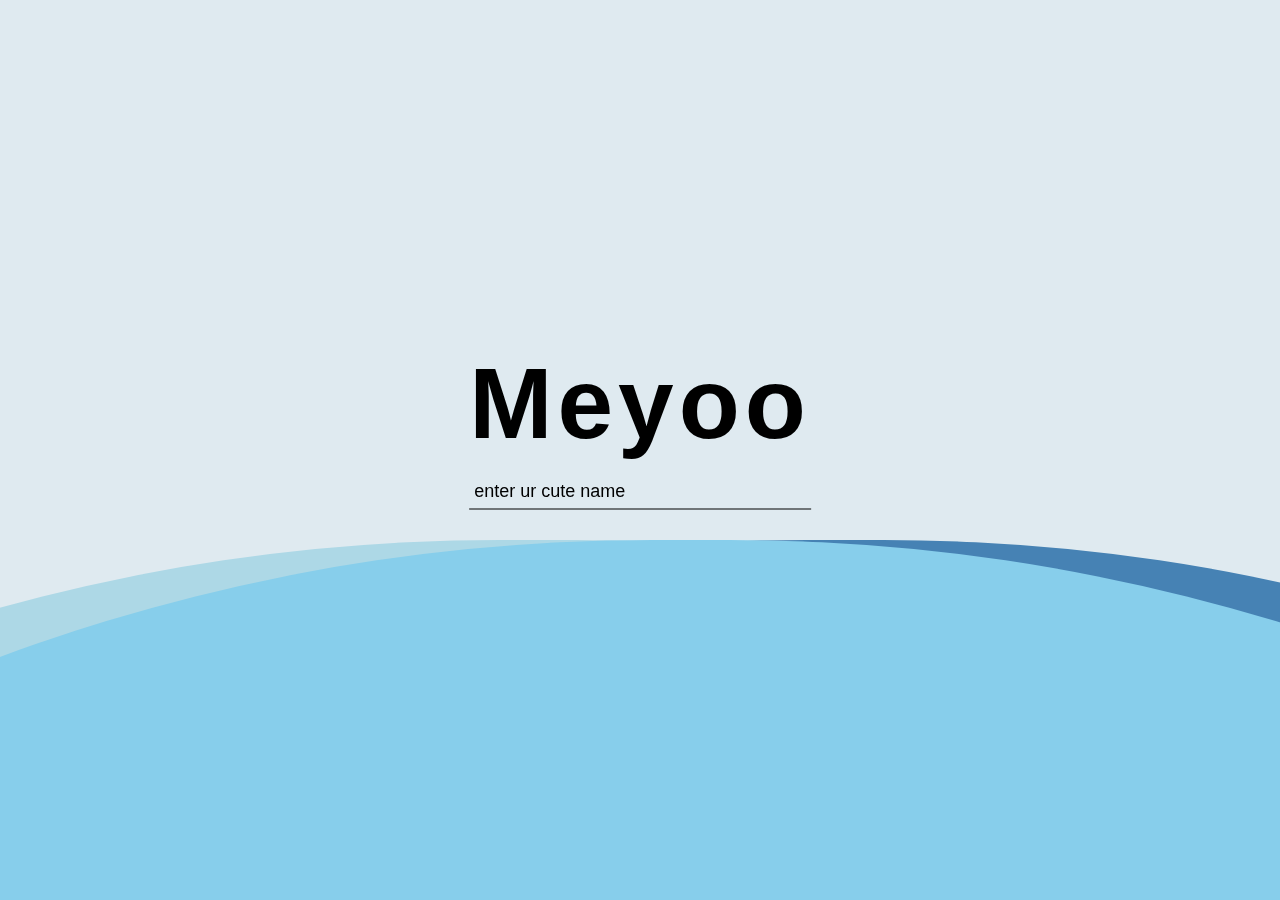
<file: index.html>
<!DOCTYPE html>
<html lang="en">
<head>
    <link rel="stylesheet" href="style.css">
    <title>Meyoo</title>
    <link rel="preconnect" href="https://fonts.googleapis.com">
    <link rel="preconnect" href="https://fonts.gstatic.com" crossorigin>
    <link href="https://fonts.googleapis.com/css2?family=Barlow+Condensed&display=swap" rel="stylesheet">

    <link rel="preconnect" href="https://fonts.googleapis.com">
    <link rel="preconnect" href="https://fonts.gstatic.com" crossorigin>
    <link href="https://fonts.googleapis.com/css2?family=Montserrat&display=swap" rel="stylesheet">
</head>
<body>
    <div class="wrapper">
        <!-- Wave bg -->
        <div class="wave-container">
          <div class="wave -one"></div>
          <div class="wave -two"></div>
          <div class="wave -three"></div>
        </div>
        <div class="container">
            <form id="usernameForm" action="newhomepage.html" method="GET">
                <h1>Meyoo</h1>
                <div class="group">
                    <input type="text" id="username" required>
                    <span class="highlight"></span>
                    <span class="bar"></span>
                    <label>enter ur cute name</label>
                </div>
            </form>
        </div>

        <script>
            document.getElementById('usernameForm').addEventListener('submit', function(event) {
                event.preventDefault(); // Prevent the default form submission
                const username = document.getElementById('username').value;
                sessionStorage.setItem('username', username);
                window.location.href = "newhomepage.html";
            });
        </script>
    </div>
</body>
</html>
</file>
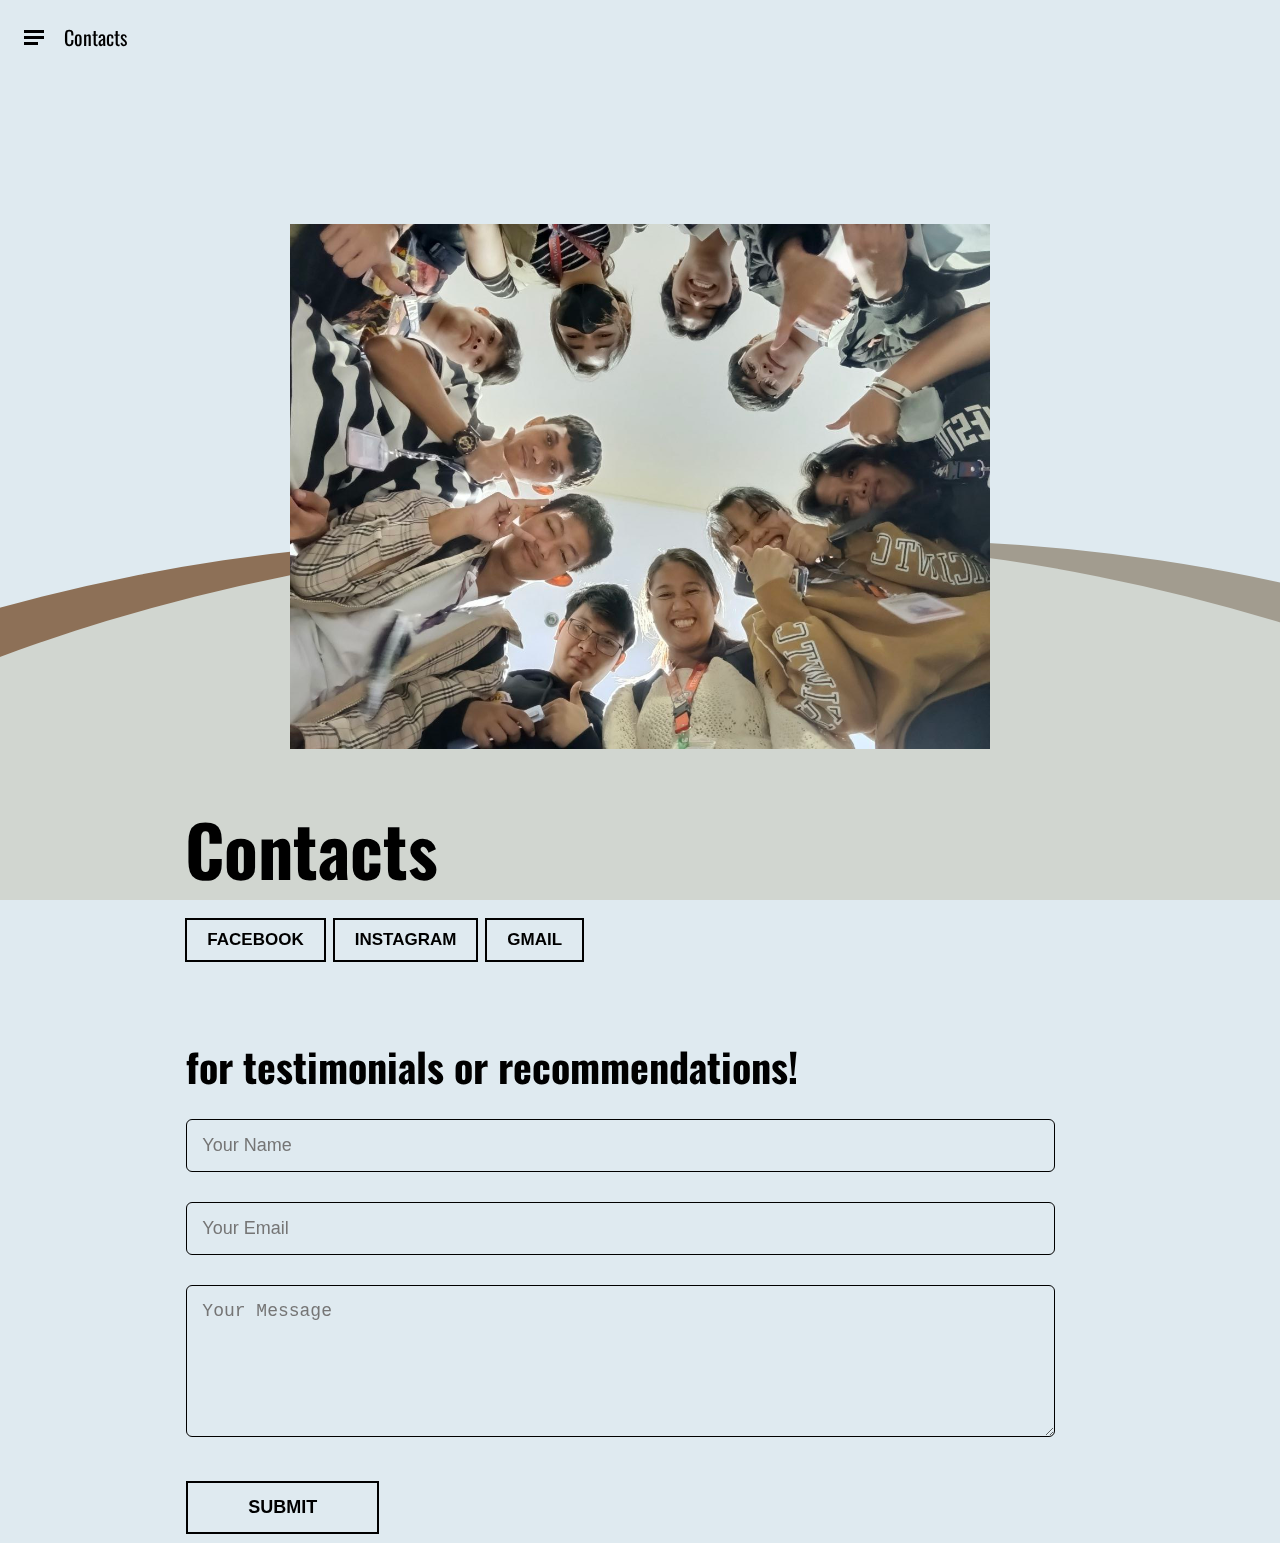
<file: newcontacts.html>
<!DOCTYPE html>
<html lang="en">
<head>
    <meta charset="UTF-8">
    <meta name="viewport" content="width=device-width, initial-scale=1.0">
    <link rel="stylesheet" href="newcontacts.css">
    <link rel="stylesheet" href="utils.css">
    <title>Contacts</title>
</head>
<body>

    <div class="wrapper">
        
        <!-- Wave bg -->
        <div class="wave-container">
          <div class="wave -one"></div>
          <div class="wave -two"></div>
          <div class="wave -three"></div>
        </div>
    
        <!-- Home Page -->
        <div class="text-wrap">
            <div class="header-text">
              <div class="me-wrapper">
                <img src="images/CONTACTS.jpg" alt="" class="me-img">
              </div>
              <div class="text container">
                <h1>Contacts</h1>
                <button class="btn"><a href="https://web.facebook.com/angelo.edwards.05" target="_blank">FACEBOOK</a></button>
                <button class="btn"><a href="https://www.instagram.com/ang3ioo/" target="_blank">INSTAGRAM</a></button>
                <button class="btn"><a href="mailto:rillortaangelo1@gmail.com" target="_blank">GMAIL</a></button>
              </div>
              <div class="MessageMe container">
                <form name="submit-to-google-sheet">
                    <h2>for testimonials or recommendations!</h2>
                    <input type="text" name="Name" placeholder="Your Name" required>
                    <input type="email" name="Email" placeholder="Your Email" required>
                    <textarea name="Message" rows="6" placeholder="Your Message"></textarea>
                    <button type="Submit" class="btn">Submit</button>
                    <span id="msg"></span>
                </form>
            </div>
            </div>
          </div>
        <!-- Header -->
        <div class="header">
          <div class="burger-wrapper">
            <div class="burger"></div>
          </div>
          <div class="logo-text">Contacts</div>
        </div>
    
        <!-- Navigation -->
        <div class="nav">
          <ul class="nav_main">
            <li><a class="nav_link" href="newhomepage.html">Home</a></li>
            <li><a class="nav_link" href="profile.html">Profile</a></li>
            <li><a class="nav_link" href="newportfolio.html">Porfolio</a></li>
          </ul>
          <div class="nav_divider"></div>
          <ul class="nav_sub">
                <li><a class="nav_link" href="newcontacts.html">Contacts</a></li>
          </ul>
          </div>
        </div>
    <script>
        const scriptURL = 'https://script.google.com/macros/s/AKfycbxK1eawUldKhU_0a00Mw0T9syc0BZrIUpL6GEDJYGQow_9C7m5fIJd9xZelGuNpOiMX/exec'
        const form = document.forms['submit-to-google-sheet']
        const msg = document.getElementById("msg")
      
        form.addEventListener('submit', e => {
          e.preventDefault()
          fetch(scriptURL, { method: 'POST', body: new FormData(form)})
            .then(response => {
                msg.innerHTML ="Successful message delivery!"
                setTimeout(function(){
                    msg.innerHTML = ""
                },5000)
                form.reset()
            })
            .catch(error => console.error('Error!', error.message))
        })
  document.addEventListener('DOMContentLoaded', function () {
  const burger = document.querySelector('.burger-wrapper');
  const nav = document.querySelector('.nav');

  burger.addEventListener('click', function (event) {
    event.stopPropagation(); // Prevent the click event from reaching the document

    nav.classList.toggle('active');
    nav.classList.toggle('slide-in-left');
  });

  document.addEventListener('click', function (event) {
    if (!nav.contains(event.target) && nav.classList.contains('active')) {
      // Close the navigation menu if a click occurs outside of it
      nav.classList.remove('active');
      nav.classList.remove('slide-in-left');
    }
  });
});
    </script>
</body>
</html>
</file>
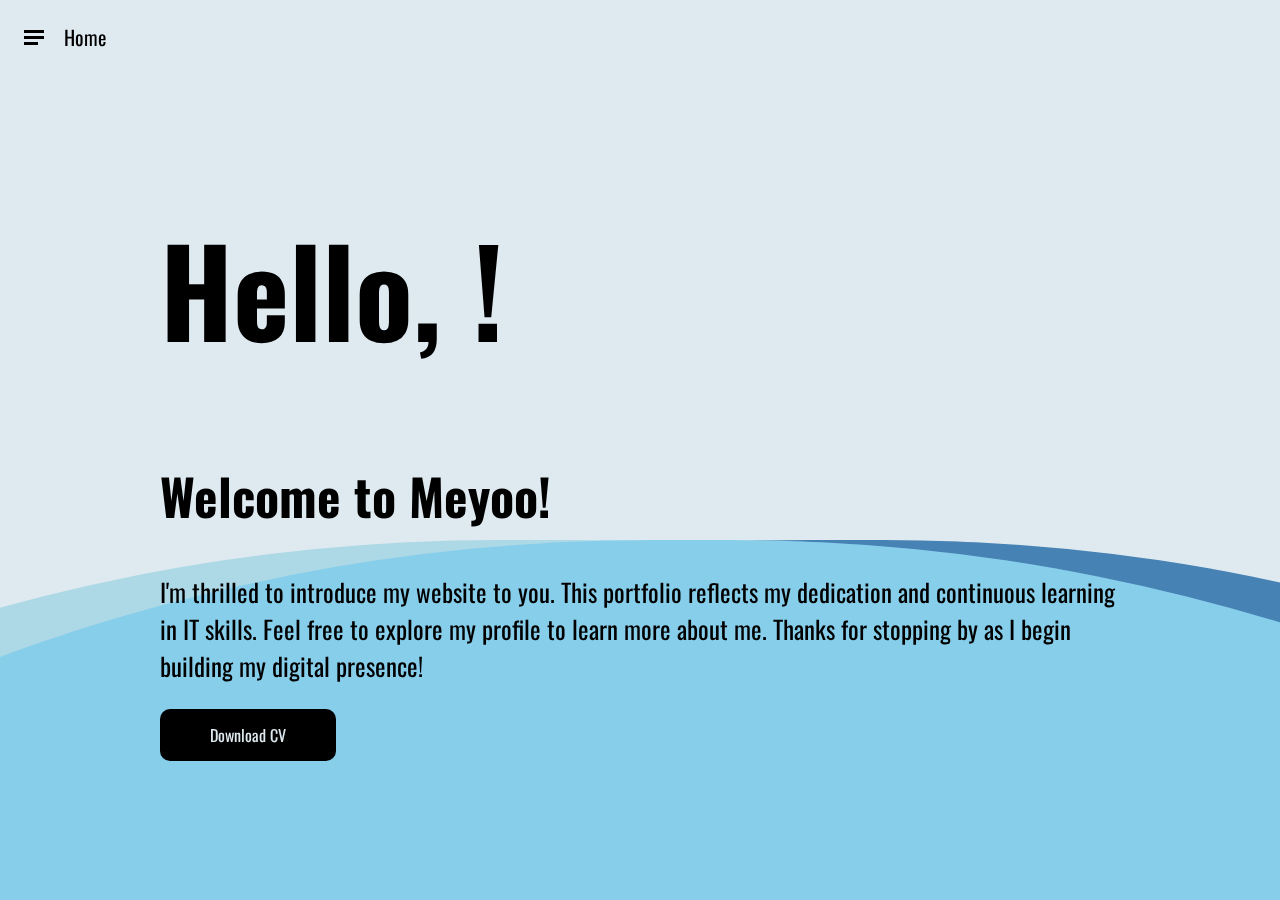
<file: newhomepage.html>
<!DOCTYPE html>
<html lang="en">

<head>
  <meta charset="UTF-8">
  <meta name="viewport" content="width=device-width, initial-scale=1.0">
  <link rel="stylesheet" href="newhomepageStyle.css">
  <link rel="stylesheet" href="utils.css">
  <title>homepage</title>
</head>

<body>
  <div class="wrapper">
    <!-- Wave bg -->
    <div class="wave-container">
      <div class="wave -one"></div>
      <div class="wave -two"></div>
      <div class="wave -three"></div>
    </div>

    <!-- Home Page -->
    <div class="text-wrap">
      <div class="text container">
        <h1>Hello, <span id="greetingUsername"></span>!</h1>
        <h2>Welcome to Meyoo!</h2>
        <p>I'm thrilled to introduce my website to you. This portfolio reflects my dedication
         and continuous learning in IT skills. Feel free to explore my profile to learn more
        about me. Thanks for stopping by as I begin building my digital presence!</p>
        <a href="angelo-rillorta.pdf"class="btn" download>Download CV</a>
      </div>
    </div>
    
    <!-- Header -->
    <div class="header">
      <div class="burger-wrapper">
        <div class="burger"></div>
      </div>
      <div class="logo-text">Home</div>
    </div>

    <!-- Navigation -->
    <div class="nav ">
      <ul class="nav_main">
        <li><a class="nav_link" href="newhomepage.html">Home</a></li>
        <li><a class="nav_link" href="profile.html">Profile</a></li>
        <li><a class="nav_link" href="newportfolio.html">Porfolio</a></li>
      </ul>
      <div class="nav_divider"></div>
      <ul class="nav_sub">
            <li><a class="nav_link" href="newcontacts.html">Contacts</a></li>
      </ul>
      </div>
    </div>
    <script>
      // Get the username from sessionStorage
      const username = sessionStorage.getItem('username');
    
      // Update the greeting with the username
      document.getElementById('greetingUsername').innerText = username;
      
      document.addEventListener('DOMContentLoaded', function () {
        const burger = document.querySelector('.burger-wrapper');
        const nav = document.querySelector('.nav');
    
        burger.addEventListener('click', function (event) {
          event.stopPropagation(); // Prevent the click event from reaching the document
    
          nav.classList.toggle('active');
          nav.classList.toggle('slide-in-left'); // Add or remove slide-in-left class
        });
    
        document.addEventListener('click', function (event) {
          if (!nav.contains(event.target) && nav.classList.contains('active')) {
            // Close the navigation menu if a click occurs outside of it
            nav.classList.remove('active');
            nav.classList.remove('slide-in-left'); // Remove slide-in-left class
          }
        });
      });
    </script>
  </script>
</body>

</html>
</file>
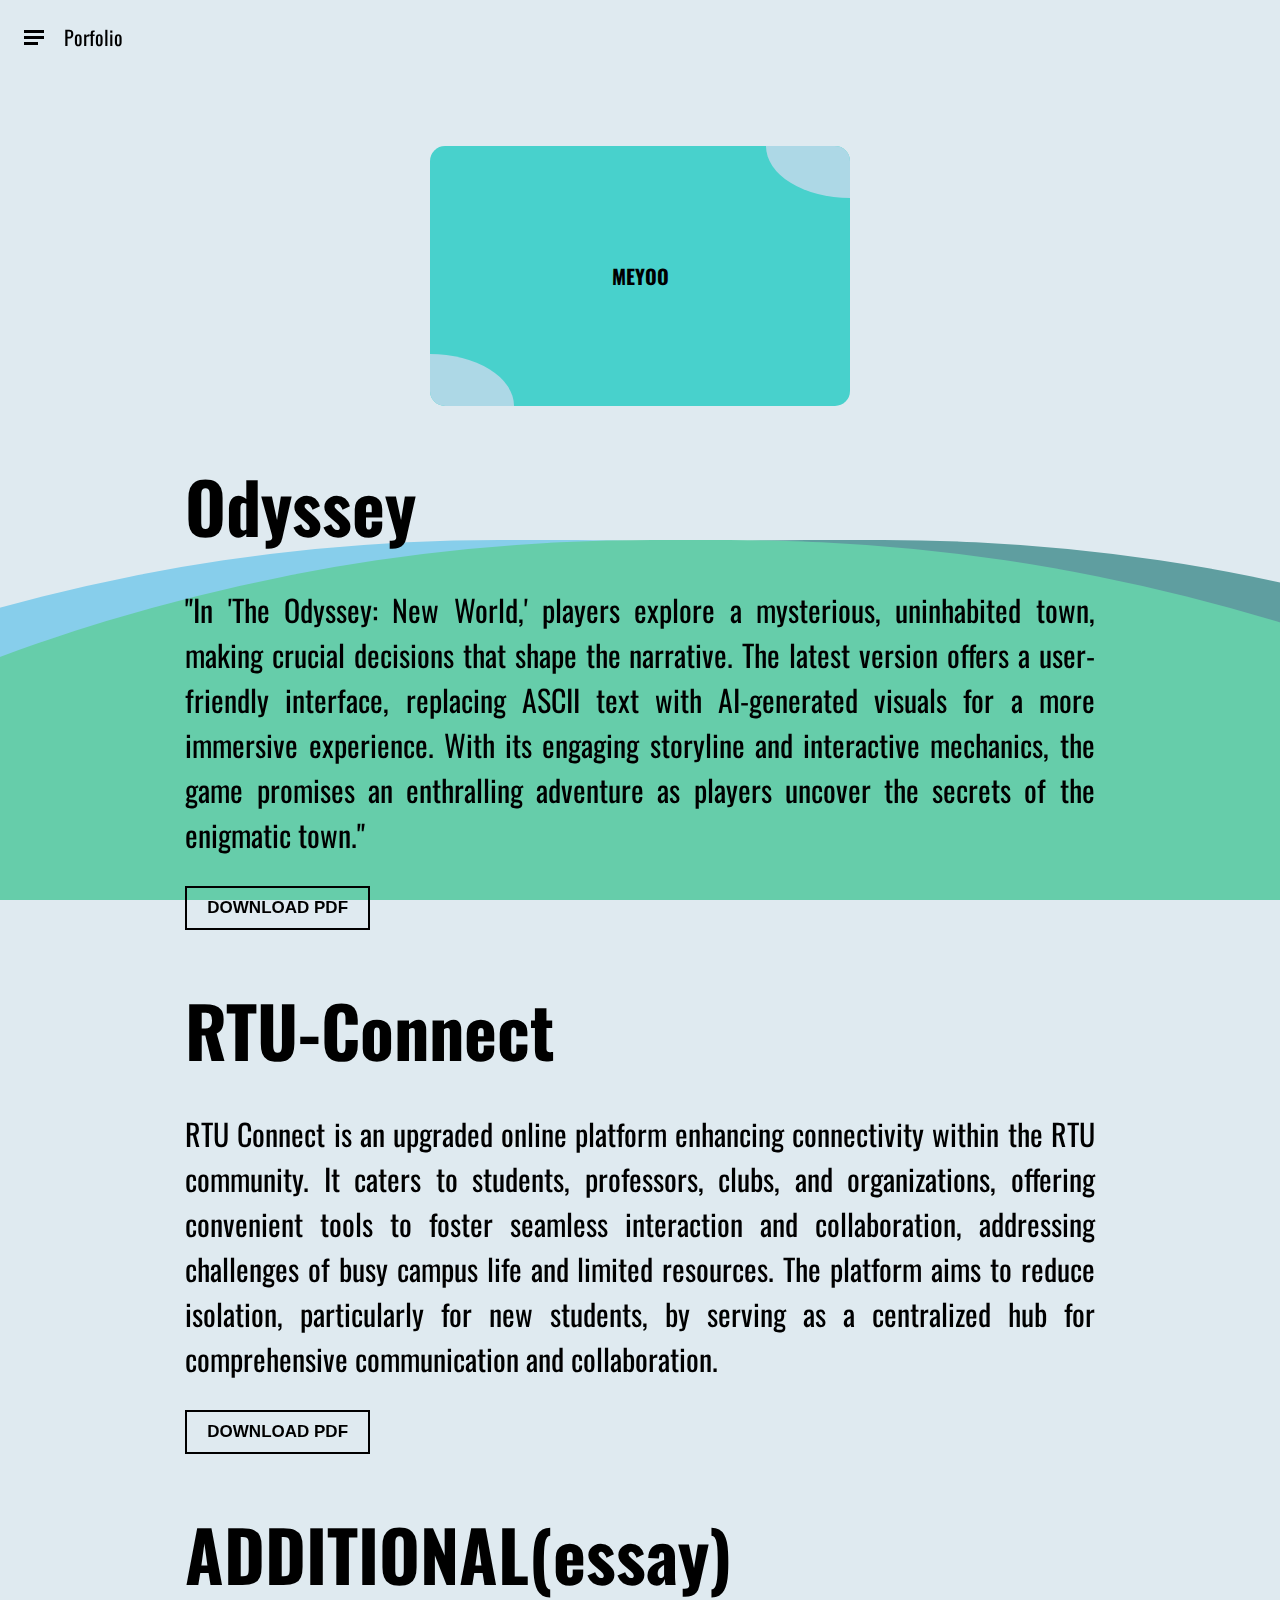
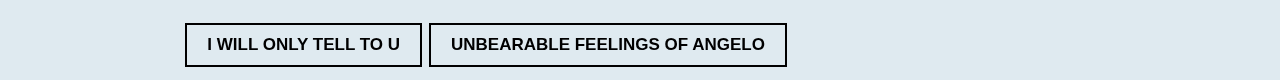
<file: newportfolio.html>
<!DOCTYPE html>
<html lang="en">
<head>
    <meta charset="UTF-8">
    <meta name="viewport" content="width=device-width, initial-scale=1.0">
    <link rel="stylesheet" href="newportfolio.css">
    <link rel="stylesheet" href="utils.css">
    <title>Porfolio</title>
</head>
<body>

    <div class="wrappe"> 
        <!-- Wave bg -->
        <div class="wave-container">
          <div class="wave -one"></div>
          <div class="wave -two"></div>
          <div class="wave -three"></div>
        </div>
    
        <!-- Home Page -->
        <div class="text-wrap">
            <div class="header-text">
              <div class="me-wrapper">
                  <div class="card">MEYOO</div>
              </div>
              <div class="text container">
                <h1>Odyssey</h1>
                <p>"In 'The Odyssey: New World,' players explore a mysterious, uninhabited town, making crucial decisions that shape the narrative. The latest version offers a user-friendly interface, replacing ASCII text with AI-generated visuals for a more immersive experience. With its engaging storyline and interactive mechanics, the game promises an enthralling adventure as players uncover the secrets of the enigmatic town."</p>
                <button class="btn" onclick="window.location.href='newportfolio.html'">
                  <a href="images/Group4_ITC_FINAL_PROJECT.pdf" download>Download pdf</a>
              </button>                
            </div>     
              <div class="text container">
                <h1>RTU-Connect</h1>
                <p>RTU Connect is an upgraded online platform enhancing connectivity within the RTU community. It caters to students, professors, clubs, and organizations, offering convenient tools to foster seamless interaction and collaboration, addressing challenges of busy campus life and limited resources. The platform aims to reduce isolation, particularly for new students, by serving as a centralized hub for comprehensive communication and collaboration.</p>
                <button class="btn" onclick="window.location.href='newportfolio.html'">
                  <a href="images/layout (PC).pdf" download>Download pdf</a>
              </button>                
            </div>            
              <div class="text container">
                <h1>ADDITIONAL(essay)</h1>
                <button class="btn" onclick="window.location.href= 'newportfolio.html' ">
                  <a href="images/I will only tell to u.pdf" download>I will only tell to u</a>
              </button>  
              <button class="btn" onclick="window.location.href='newportfolio.html'">
                <a href="images/Unbearable feelings of Angelo.pdf" download>Unbearable feelings of Angelo</a>
            </button>
              </div>
            </div>
          </div>
        <!-- Header -->
        <div class="header">
          <div class="burger-wrapper">
            <div class="burger"></div>
          </div>
          <div class="logo-text">Porfolio</div>
        </div>
    
        <!-- Navigation -->
        <div class="nav">
          <ul class="nav_main">
            <li><a class="nav_link" href="newhomepage.html">Home</a></li>
            <li><a class="nav_link" href="profile.html">Profile</a></li>
            <li><a class="nav_link" href="newportfolio.html">Porfolio</a></li>
          </ul>
          <div class="nav_divider"></div>
          <ul class="nav_sub">
                <li><a class="nav_link" href="newcontacts.html">Contacts</a></li>
          </ul>
          </div>
        </div>
        <script>
          document.addEventListener('DOMContentLoaded', function () {
            const burger = document.querySelector('.burger-wrapper');
            const nav = document.querySelector('.nav');
            const card = document.querySelector('.card');
        
            burger.addEventListener('click', function (event) {
              event.stopPropagation();
              nav.classList.toggle('active');
              nav.classList.toggle('slide-in-left');
            });
        
            document.addEventListener('click', function (event) {
              if (!nav.contains(event.target) && nav.classList.contains('active')) {
                nav.classList.remove('active');
                nav.classList.remove('slide-in-left');
              }
            });
        
            card.addEventListener('click', function () {
              const windowWidth = window.innerWidth;
        
              if (windowWidth <= 600) {
                // Toggle between "Meyoo" and "Project" content
                const cardContent = card.textContent.trim().toLowerCase();
                card.textContent = cardContent === 'meyoo' ? 'Project' : 'Meyoo';
              }
            });
          });
        </script>        
</body>
</html>
</file>
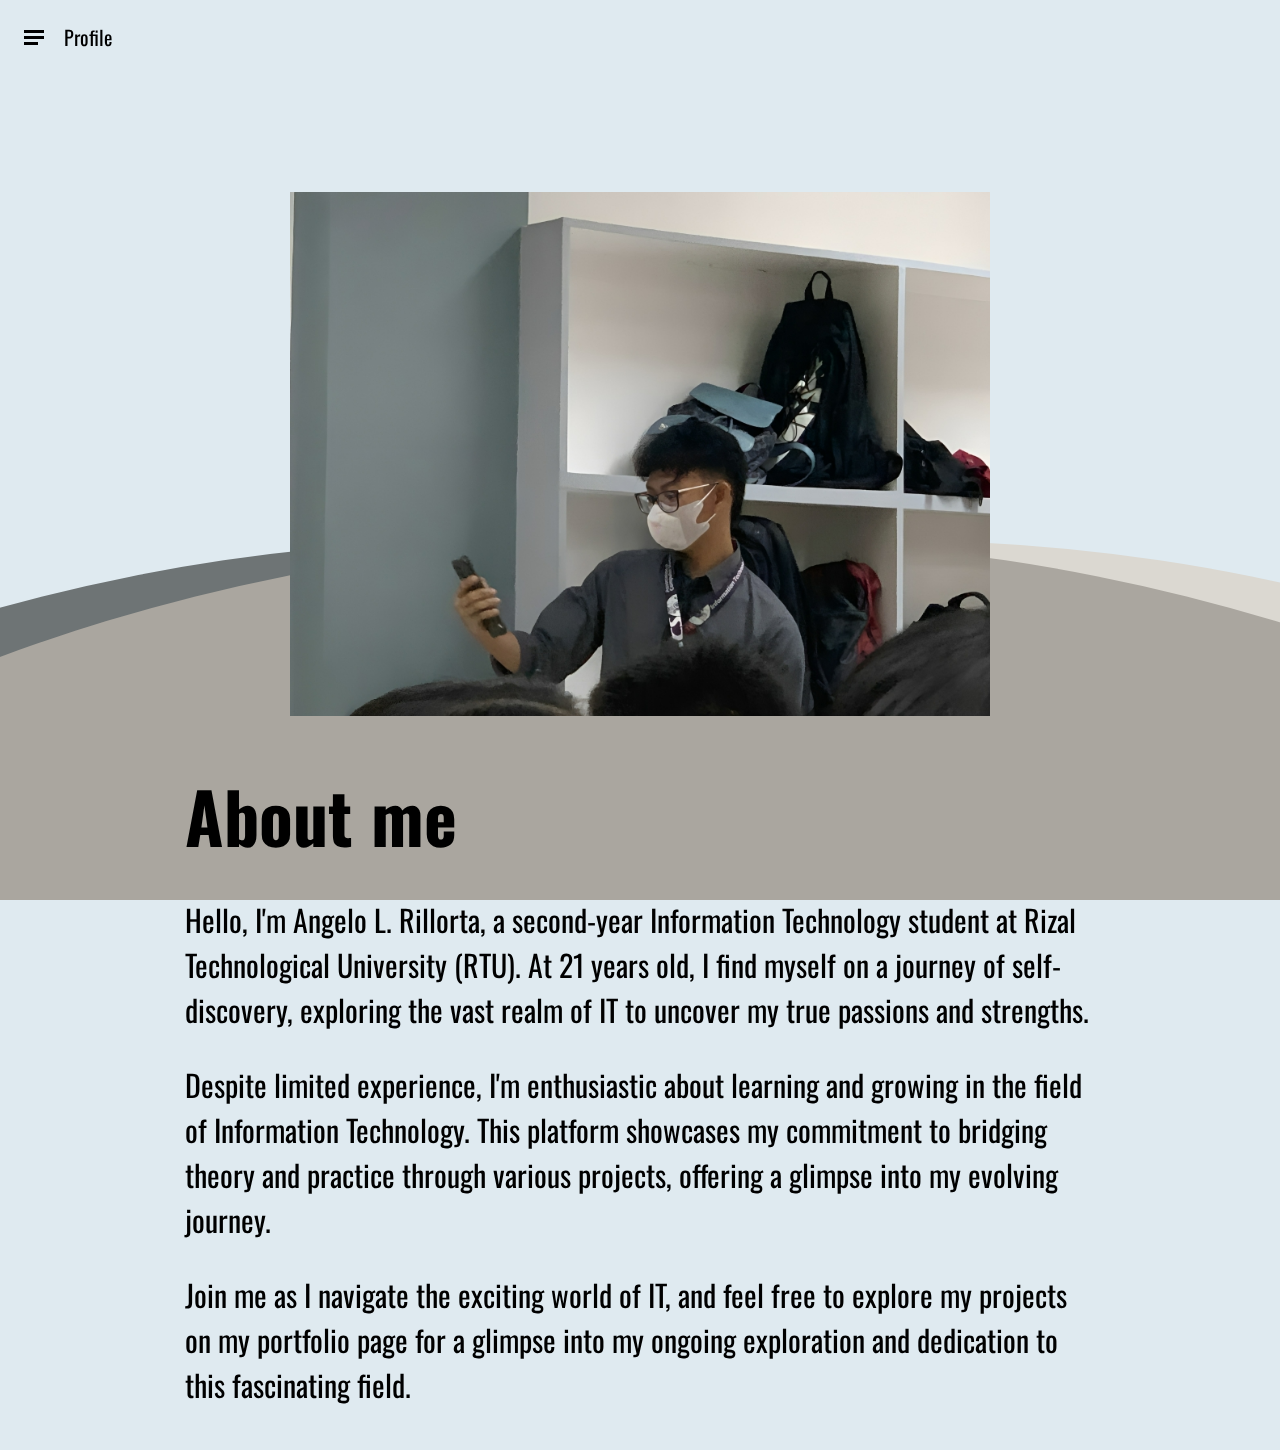
<file: profile.html>
<!DOCTYPE html>
<html lang="en">
<head>
    <meta charset="UTF-8">
    <meta name="viewport" content="width=device-width, initial-scale=1.0">
    <link rel="stylesheet" href="profileStyle.css">
    <link rel="stylesheet" href="utils.css">
    <title>Profile</title>
</head>
<body>

    <div class="wrapper">
        
        <!-- Wave bg -->
        <div class="wave-container">
          <div class="wave -one"></div>
          <div class="wave -two"></div>
          <div class="wave -three"></div>
        </div>
    
        <!-- Home Page -->
        <div class="text-wrap">
          <div class="header-text">
              <div class="me-wrapper">
                <img src="images/me.png" alt="" class="me-img">
              </div>
              <div class="text container">
                  <h1>About me</h1>
                  <p>Hello, I'm Angelo L. Rillorta, a second-year Information Technology student at Rizal Technological University (RTU). At 21 years old, I find myself on a journey of self-discovery, exploring the vast realm of IT to uncover my true passions and strengths.</p>
                  <p>Despite limited experience, I'm enthusiastic about learning and growing in the field of Information Technology. This platform showcases my commitment to bridging theory and practice through various projects, offering a glimpse into my evolving journey.</p>
                  <p>Join me as I navigate the exciting world of IT, and feel free to explore my projects on my portfolio page for a glimpse into my ongoing exploration and dedication to this fascinating field.</p>
              </div>
          </div>
      </div>
        <!-- Header -->
        <div class="header">
          <div class="burger-wrapper">
            <div class="burger"></div>
          </div>
          <div class="logo-text">Profile</div>
        </div>
    
        <!-- Navigation -->
        <div class="nav">
          <ul class="nav_main">
            <li><a class="nav_link" href="newhomepage.html">Home</a></li>
            <li><a class="nav_link" href="profile.html">Profile</a></li>
            <li><a class="nav_link" href="newportfolio.html">Porfolio</a></li>
          </ul>
          <div class="nav_divider"></div>
          <ul class="nav_sub">
                <li><a class="nav_link" href="newcontacts.html">Contacts</a></li>
          </ul>
          </div>
        </div>
    <script>
  document.addEventListener('DOMContentLoaded', function () {
  const burger = document.querySelector('.burger-wrapper');
  const nav = document.querySelector('.nav');

  burger.addEventListener('click', function (event) {
    event.stopPropagation(); // Prevent the click event from reaching the document

    nav.classList.toggle('active');
    nav.classList.toggle('slide-in-left');
  });

  document.addEventListener('click', function (event) {
    if (!nav.contains(event.target) && nav.classList.contains('active')) {
      // Close the navigation menu if a click occurs outside of it
      nav.classList.remove('active');
      nav.classList.remove('slide-in-left');
    }
  });
});
    </script>
</body>
</html>
</file>
<file: style.css>
*{
    font-family: 'Poppins', sans-serif;
    margin: 0%;
    padding: 0%;
    text-decoration: none;
    box-sizing: border-box;
}
body {
    min-height: 100vh;
    background: #DFEAF0;
    font-family: 'Barlow Condensed', sans-serif;
}
.wave-container {
  width: 300vw;
  height: 100%;
  position: fixed;
  overflow: hidden; 
  transform: translate3d(0, 0, 0);
}

.wave {
  opacity: 1;
  position: absolute;
  top: 60%;
  left: -28%;
  background: #4682B4;
  width: 100%;
  height: 300vw;
  transform-origin: 50% 49%;
  border-radius: 49%;
  -webkit-animation: drift 3000ms infinite linear;
  animation: drift 8000ms infinite linear;
  will-change: transform;
}

.wave.-two {
  animation: drift 9000ms infinite linear;
  opacity: 1;
  background: #87CEEB;
  top: 60%;
  left: -32%;
}

.wave.-three {
  animation: drift 4000ms infinite linear;
  opacity: 1;
  background: #ADD8E6;
  top: 60%;
  left: -36%;
  z-index: -2;
}

@keyframes drift {
  from {
    transform: rotate(0deg);
  }
  from {
    transform: rotate(360deg);
  }
}

    form{
    padding: 75px 50px;
    position: absolute;
    left: 50%;
    top: 50%;
    transform: translate(-50%, -50%);
    }
    h1{
        text-align: center;
        margin-bottom: 10px;
        font-size: 100px;
        white-space: nowrap;
        letter-spacing: 5px;
    }
    .textBoxdiv {
        border-bottom: 2px solid;
        position: relative;
        margin: 0px;
        background: transparent;
    }

    .textBoxdiv input {
        outline: none;
        width: 100%;
        color: #000;
        height: 30px;
        font-size: 20px;
        padding: 20px 45px 20px 20px;
        background: transparent;

    }
    .textBoxdiv input::placeholder {
        color: #000;
    }
      .group {
        position: relative; 
        margin-bottom: 45px;
       }
       .group input {
        font-size: 16px;
        padding: 10px 10px 10px 5px;
        display: block;
        width: 100%;
        border: none;
        border-bottom: 1px solid #000;
        background: transparent;
        outline: none;
    }
       
       .input:focus {
        outline: none;
       }
       
       .group label {
        color: #000;
        font-size: 18px;
        font-weight: normal;
        position: absolute;
        pointer-events: none;
        left: 5px;
        top: 10px;
        transition: 0.2s ease all;
        -moz-transition: 0.2s ease all;
        -webkit-transition: 0.2s ease all;
    }
    .group input:focus ~ label, .group input:valid ~ label {
      top: -20px;
      font-size: 14px;
      color: #000;
  }
  .group .bar:before, .group .bar:after {
    content: '';
    height: 2px;
    width: 0;
    bottom: 1px;
    position: absolute;
    background: #000;
    transition: 0.2s ease all;
    -moz-transition: 0.2s ease all;
    -webkit-transition: 0.2s ease all;
}

.group .bar:before {
  left: 50%;
}

.group .bar:after {
  right: 50%;
}
       
.group input:focus ~ .bar:before, .group input:focus ~ .bar:after {
  width: 50%;
}

.group .highlight {
  position: absolute;
  height: 60%;
  width: 100px;
  top: 25%;
  left: 0;
  pointer-events: none;
  opacity: 0.5;
}

.group input:focus ~ .highlight {
  animation: inputHighlighter 0.3s ease;
}

@keyframes inputHighlighter {
  from {
      background: #4682B4;
  }

  to {
      width: 0;
      background: transparent;
  }
}
      
    @media only screen and (max-width: 600px) {
        form {
            padding: 10px;
        }
    
        h1 {
            font-size: 2rem;
        }
        .wave-container {
          width: 100%;
          /* Other styles remain the same */
      }.textBoxdiv input {
        /* Existing styles */
        padding: 10px;
    }
    @keyframes inputHighlighter {
      from {
          background: #4682B4;
      }
  
      to {
          width: 0;
          background: transparent;
      }
  }
  
      
    }
</file>
<file: newcontacts.css>
@import url("https://fonts.googleapis.com/css?family=Oswald:300,400,700");
i[class^=btn] {
  font-size: 20px;
  margin-right: 30px;
  cursor: pointer;
}

* {
  box-sizing: border-box;
}
ul, li {
  list-style: none;
  padding: 0;
}

a {
  color: inherit;
  text-decoration: none;
}

body {
  margin: 0;
  background-color: #DFEAF0;
  font-family: "Oswald", sans-serif;
  -webkit-font-smoothing: antialiased;
  -moz-osx-font-smoothing: grayscale;
  overflow-x: hidden;
  font-size: 1rem;
  width: 100vw;
}

.wave-container {
  width: 300vw;
  height: 100vh;
  position: fixed;
  overflow: hidden;
  transform: translate3d(0, 0, 0);
}

.wave {
  opacity: 1;
  position: absolute;
  top: 60%;
  left: -28%;
  background: #A29C8F;
  width: 100%;
  height: 300vw;
  transform-origin: 50% 49%;
  border-radius: 49%;
  -webkit-animation: drift 3000ms infinite linear;
  animation: drift 8000ms infinite linear;
  will-change: transform;
}

.wave.-two {
  animation: drift 9000ms infinite linear;
  opacity: 1;
  background: #D1D6D0;
  top: 60%;
  left: -32%;
}

.wave.-three {
  animation: drift 4000ms infinite linear;
  opacity: 1;
  background: #8D7057;
  top: 60%;
  left: -36%;
  z-index: -2;
}

@keyframes drift {
  from {
    transform: rotate(0deg);
  }
  from {
    transform: rotate(360deg);
  }
}

.text-wrap {
  position: absolute;
  width: 100vw;
  height: 100%;
  display: flex;
  justify-content: center;
  align-items: center;
  
}
.text-wrap .text {
  cursor: pointer;
  position: relative;
  
}
.header-text {
    width: 100%;
    height: auto;
  }
  
  .me-wrapper {
    width: 100%;
    height: auto;
    display: flex;
    justify-content: center;
    align-items: center;
  }
  
  .me-img {
    width: 700px;
    display: flex;
    justify-content: center;
    align-items: center;
    margin-top: 40%;
  }
.text-wrap p {
    text-align: justify;
    margin-bottom: 20px;
    
}

.text-wrap, .header-text {
    margin-top: 120px;
    font-size: 30px;
    padding: 1%;
    align-items: center;
    
}
.text-wrap h1{
    font-size: 70px;
    margin-bottom: 1%;
}
.text-wrap h2{
    font-size: 40px;
    margin-bottom: 1%;
}
.btn {
  color: black;
  text-transform: uppercase;
  text-decoration: none;
  border: 2px solid black;
  padding: 10px 20px;
  font-size: 17px;
  font-weight: bold;
  background: transparent;
  position: relative;
  transition: all 1s;
  overflow: hidden;
  cursor: pointer; /* Add cursor: pointer to make it clear it's clickable */
}

.btn:hover {
  color: #8D7057;
}

.btn:hover::before {
  width: 160%;
}

.btn::before {
  content: '';
  position: absolute;
  height: 100%;
  width: 0%;
  top: 0;
  left: -40px;
  transform: skewX(45deg);
  background-color: #8D7057;
  z-index: -1;
  transition: all 1s;
}
.MessageMe {
  flex-basis: 40%;
  margin-top: 20px;
}
.MessageMe form{
  width: 100%;
  margin: 2px 0% 1px;
      padding: 20px 40px 2px 1px;
}
form .btn{
  padding: 14px 60px;
  font-size: 18px;
  margin-top: 20px;
  cursor: pointer;
}
form input, form textarea{
  width: 100%;
  border: 0;
  outline: none;
  background-color: #000;
  background: transparent;
  padding: 15px;
  margin: 15px 0;
  color: #000;
  font-size: 18px;
  border-radius: 6px;
  border: 1px solid rgb(0, 0, 0);
}

#msg {
  color: #000;
  margin-top: -10px;
  display: block;
}
.header {
  position: fixed;
  left: 2.2vw;
  top: 2.2vw;
  margin-left: -4px;
  margin-top: -6px;
  color: #000;
  z-index: 103;
  display: flex;
  cursor: pointer;
  align-items: center;
  height: 30px;
}
.header .burger-wrapper {
  width: 20px;
  height: 30px;
  margin-right: 20px;
  display: flex;
  align-items: center;
}
.header .burger {
  width: 20px;
  height: 3px;
  background-color: #000;
  position: relative;
}
.header .burger:before, .header .burger:after {
  content: "";
  width: 20px;
  height: 3px;
  background-color: #000;
  position: absolute;
  left: 0;
}
.header .burger:before {
  top: -6px;
}
.header .burger:after {
  top: 6px;
  width: 14px;
}
.header .logo-text {
  font-size: 20px;
  color: #000;
}

.nav {
  will-change: transform;
  position: fixed;
  background-color: #A29C8F;
  width: 50vw;
  min-width: 500px;
  height: 100vh;
  z-index: 10;
  box-shadow: 0 30px 80px 0 rgba(97, 45, 45, 0.25);
  display: none;
}
.nav ul {
  color: #444444;
}
.nav ul.nav_main {
  margin-top: 20vh;
}
.nav ul.nav_sub {
  margin-top: 3vh;
}
.nav ul.nav_sub a {
  font-size: 2.4vw;
}
.nav ul li {
  margin-left: 6vw;
  margin-bottom: 0.5vw;
  position: relative;
}

.nav_link {
  font-size: 3.8vw;
  cursor: pointer;
}
.nav_link:before {
  content: "";
  position: absolute;
  width: 4vw;
  height: 2px;
  background-color: #444444;
  left: -12vw;
  top: 50%;
  transition: 0.4s;
}

.nav_divider {
  width: 3vw;
  height: 1px;
  background-color: rgba(37, 33, 32, 0.12);
  margin: 4vh 6vw;
}

.nav li .nav_link:hover:before {
  left: -6vw;
}

.active {
  display: block;
  opacity: 1;
}

.shadow {
  box-shadow: 0 30px 60px 0 rgba(0, 0, 0, 0.4);
}
/* ... Your existing CSS code ... */

/* Slide-in-left animation */
.slide-in-left {
  -webkit-animation: slide-in-left 0.5s cubic-bezier(0.250, 0.460, 0.450, 0.940) both;
          animation: slide-in-left 0.5s cubic-bezier(0.250, 0.460, 0.450, 0.940) both;
}

/* Keyframes for slide-in-left animation */
@-webkit-keyframes slide-in-left {
  0% {
    -webkit-transform: translateX(-1000px);
            transform: translateX(-1000px);
    opacity: 0;
  }
  100% {
    -webkit-transform: translateX(0);
            transform: translateX(0);
    opacity: 1;
  }
}
@keyframes slide-in-left {
  0% {
    -webkit-transform: translateX(-1000px);
            transform: translateX(-1000px);
    opacity: 0;
  }
  100% {
    -webkit-transform: translateX(0);
            transform: translateX(0);
    opacity: 1;
  }
}
@media only screen and (max-width: 600px) {
  
  .me-img {
    width: 200px;
    margin-top: -45%;
  }
  .text-wrap h1{
    font-size: 20px;
    margin-top: 1%;
  }
  .text-wrap h2{
    font-size: 20px;
    margin-top: 1%;
  }
  .text-wrap p{
    font-size: 15px;
    margin-bottom: 1%;
  }
  .btn{
    font-size: 8px; 
    padding: 8px 15px;
    border-radius: 5px;
  }
  
  .nav {
    min-width: 10%; /* Adjusted to full width on small screens */
    
  }

  .nav ul.nav_main a
  {
    font-size: 20px;
  }
  .nav ul.nav_sub a{
    font-size: 18px;
  }
  .nav li .nav_link:hover:before {
    left: -4px; /* Adjusted left position for hover effect */
  }
 
.active {
  display: block;
  opacity: 1;
}
.nav.active {
  opacity: 1;
}
.MessageMe {
  flex-basis: 100%; /* Full width on small screens */
  margin-top: 20px;
}

.MessageMe form{
  width: 100%;
  margin: 2px 0% 1px;
      padding: 20px 40px 2px 1px;
}

form .btn {
  padding: 11px 18px; /* Adjusted padding for better fit on small screens */
  font-size: 11px; /* Adjusted font size for better readability on small screens */
  margin-top: 20px;
}

form input,
form textarea {
  width: 100%;
  border: 0;
  outline: none;
  background-color: #000;
  background: transparent;
  padding: 13px;
  margin: 13px 0;
  color: #000;
  font-size: 11px; /* Adjusted font size for better readability on small screens */
  border-radius: 6px;
  border: 1px solid rgb(0, 0, 0);
}

#msg {
  color: #000;
  margin-top: -10px;
  display: block;
}
}
</file>
<file: utils.css>
.container {
    margin-left: auto;
    margin-right: auto;
    padding-left: 2rem;  /* Default padding for small screens */
    padding-right: 2rem; /* Default padding for small screens */
}

.section{
    margin-top: 8rem;
}

/* Responsive adjustments */
@media screen and (min-width: 600px) {
    .container {
        padding-left: 5rem;  /* Adjust padding for medium screens */
        padding-right: 5rem; /* Adjust padding for medium screens */
    }
}

@media screen and (min-width: 900px) {
    .container {
        padding-left: 10rem;  /* Adjust padding for large screens */
        padding-right: 10rem; /* Adjust padding for large screens */
    }
}
</file>
<file: newhomepageStyle.css>
@import url("https://fonts.googleapis.com/css?family=Oswald:300,400,700");
i[class^=btn] {
  font-size: 20px;
  margin-right: 30px;
  cursor: pointer;
}

* {
  box-sizing: border-box;
}
ul, li {
  list-style: none;
  padding: 0;
}

a {
  color: inherit;
  text-decoration: none;
}
body {
  margin: 0;
  background-color: #DFEAF0;
  font-family: "Oswald", sans-serif;
  -webkit-font-smoothing: antialiased;
  -moz-osx-font-smoothing: grayscale;
  font-size: 1rem;
  width: 100vw;
}

.wave-container {
  width: 300vw;
  height: 100%;
  position: fixed;
  overflow: hidden;
  transform: translate3d(0, 0, 0);
}

.wave {
  opacity: 1;
  position: absolute;
  top: 60%;
  left: -28%;
  background: #4682B4;
  width: 100%;
  height: 300vw;
  transform-origin: 50% 49%;
  border-radius: 49%;
  -webkit-animation: drift 3000ms infinite linear;
  animation: drift 8000ms infinite linear;
  will-change: transform;
}

.wave.-two {
  animation: drift 9000ms infinite linear;
  opacity: 1;
  background: #87CEEB;
  top: 60%;
  left: -32%;
}

.wave.-three {
  animation: drift 4000ms infinite linear;
  opacity: 1;
  background: #ADD8E6;
  top: 60%;
  left: -36%;
  z-index: -2;
}

@keyframes drift {
  from {
    transform: rotate(0deg);
  }
  from {
    transform: rotate(360deg);
  }
}

.text-wrap h1 {
  font-size: 120px; 
}


.text-wrap h2 {
  font-size: 50px; 
}

.text-wrap p {
  font-size: 25px; 
}


.text-wrap {
  position: absolute;
  width: 100vw;
  height: 100%;
  display: flex;
  justify-content: center;
  align-items: center;
}
.text-wrap .text {
  cursor: pointer;
  position: relative;
}
.btn{
  display: block;
  margin: 20px 0%;
  width: fit-content;
  padding: 14px 50px;
  border-radius: 10px;
  text-decoration: none;
  color: #DFEAF0;
  background-color: #000;
}
.header {
  position: fixed;
  left: 2.2vw;
  top: 2.2vw;
  margin-left: -4px;
  margin-top: -6px;
  color: #000;
  z-index: 103;
  display: flex;
  cursor: pointer;
  align-items: center;
  height: 30px;
}
.header .burger-wrapper {
  width: 20px;
  height: 30px;
  margin-right: 20px;
  display: flex;
  align-items: center;
}
.header .burger {
  width: 20px;
  height: 3px;
  background-color: #000;
  position: relative;
}
.header .burger:before, .header .burger:after {
  content: "";
  width: 20px;
  height: 3px;
  background-color: #000;
  position: absolute;
  left: 0;
}
.header .burger:before {
  top: -6px;
}
.header .burger:after {
  top: 6px;
  width: 14px;
}
.header .logo-text {
  font-size: 20px;
  color: #000;
}

.nav {
  opacity: 0;
  transition: opacity 0.5s ease-in-out;
  will-change: transform;
  position: fixed;
  background-color: #ADD8E6;
  width: 50vw;
  min-width: 500px;
  height: 100vh;
  z-index: 10;
  box-shadow: 0 30px 80px 0 rgba(97, 45, 45, 0.25);
  display: none;
}
.nav ul {
  color: #444444;
}
.nav ul.nav_main {
  margin-top: 20vh;
}
.nav ul.nav_sub {
  margin-top: 3vh;
}
.nav ul.nav_sub a {
  font-size: 2.4vw;
}
.nav ul li {
  margin-left: 6vw;
  margin-bottom: 0.5vw;
  position: relative;
}

.nav_link {
  font-size: 3.8vw;
  cursor: pointer;
  position: relative;
}
.nav_link:before {
  content: "";
  position: absolute;
  width: 4vw;
  height: 2px;
  background-color: #444444;
  left: -12vw;
  top: 50%;
  transition: 0.4s;
}

.nav_divider {
  width: 3vw;
  height: 1px;
  background-color: rgba(37, 33, 32, 0.12);
  margin: 4vh 6vw;
}

.nav li .nav_link:hover:before {
  left: -6vw;
}


.active {
  display: block;
  opacity: 1;
}
.nav.active {
  opacity: 1;
}

.shadow {
  box-shadow: 0 30px 60px 0 rgba(0, 0, 0, 0.4);
}
.slide-in-left {
  -webkit-animation: slide-in-left 0.5s cubic-bezier(0.250, 0.460, 0.450, 0.940) both;
          animation: slide-in-left 0.5s cubic-bezier(0.250, 0.460, 0.450, 0.940) both;
}

/* Keyframes for slide-in-left animation */
@-webkit-keyframes slide-in-left {
  0% {
    -webkit-transform: translateX(-1000px);
            transform: translateX(-1000px);
    opacity: 0;
  }
  100% {
    -webkit-transform: translateX(0);
            transform: translateX(0);
    opacity: 1;
  }
}
@keyframes slide-in-left {
  0% {
    -webkit-transform: translateX(-1000px);
            transform: translateX(-1000px);
    opacity: 0;
  }
  100% {
    -webkit-transform: translateX(0);
            transform: translateX(0);
    opacity: 1;
  }
}
@media only screen and (max-width: 600px) {
  .text-wrap h1 {
    font-size: 40px; 
  }
  
  
  .text-wrap h2 {
    font-size: 24px; 
  }
  
  .text-wrap p {
    font-size: 15px; 
  }
  .btn{
    padding: 11px 18px; /* Adjusted padding for better fit on small screens */
    font-size: 11px; 
    border-radius: 5px;
  }
  .nav {
    min-width: 10%; /* Adjusted to full width on small screens */
    
  }
 
  .nav ul.nav_main a
  {
    font-size: 20px;
  }
  .nav ul.nav_sub a{
    font-size: 18px;
  }
  .nav li .nav_link:hover:before {
    left: -4px; /* Adjusted left position for hover effect */
  }
 
.active {
  display: block;
  opacity: 1;
}
.nav.active {
  opacity: 1;
}
}
</file>
<file: newportfolio.css>
@import url("https://fonts.googleapis.com/css?family=Oswald:300,400,700");
i[class^=btn] {
  font-size: 20px;
  margin-right: 30px;
  cursor: pointer;
}

* {
  box-sizing: border-box;
}
ul, li {
  list-style: none;
  padding: 0;
}

a {
  color: inherit;
  text-decoration: none;
}

body {
  margin: 0;
  background-color: #DFEAF0;
  font-family: "Oswald", sans-serif;
  -webkit-font-smoothing: antialiased;
  -moz-osx-font-smoothing: grayscale;
  overflow-x: hidden;
  font-size: 1rem;
  width: 100vw;
}

.wave-container {
  width: 300vw;
  height: 100vh;
  position: fixed;
  overflow: hidden;
  transform: translate3d(0, 0, 0);
  z-index: -1;
}

.wave {
  opacity: 1;
  position: absolute;
  top: 60%;
  left: -28%;
  background: #5F9EA0;
  width: 100%;
  height: 300vw;
  transform-origin: 50% 49%;
  border-radius: 49%;
  -webkit-animation: drift 3000ms infinite linear;
  animation: drift 8000ms infinite linear;
  will-change: transform;
}

.wave.-two {
  animation: drift 9000ms infinite linear;
  opacity: 1;
  background: #66CDAA;
  top: 60%;
  left: -32%;
}

.wave.-three {
  animation: drift 4000ms infinite linear;
  opacity: 1;
  background: #87CEEB;
  top: 60%;
  left: -36%;
  z-index: -2;
}

@keyframes drift {
  from {
    transform: rotate(0deg);
  }
  from {
    transform: rotate(360deg);
  }
}

.text-wrap {
  position: absolute;
  width: 100vw;
  height: 100%;
  display: flex;
  justify-content: center;
  align-items: center;
  
}
.text-wrap .text {
  cursor: pointer;
  position: relative;
}
.me-wrapper {
  width: 100%;
  height: auto;
  display: flex;
  justify-content: center;
  align-items: center;
}
.text-wrap p {
    text-align: justify;
    margin-bottom: 20px;
    
}

.text-wrap, .header-text {
    margin-top: 120px;
    font-size: 30px;
    padding: 1%;
    align-items: center;
    
}
.text-wrap h1{
    font-size: 70px;
    margin-bottom: 1%;
}
.text-wrap h2{
    font-size: 50px;
    margin-bottom: 1%;
}

.card {
  position: relative;
  width: 420px;
  height: 260px;
  background: mediumturquoise;
  display: flex;
  align-items: center;
  justify-content: center;
  font-size: 20px;
  font-weight: bold;
  border-radius: 15px;
  cursor: pointer;
  margin-top:45%;
}

.card::before,
.card::after {
  position: absolute;
  content: "";
  width: 20%;
  height: 20%;
  display: flex;
  align-items: center;
  justify-content: center;
  font-size: 20px;
  font-weight: bold;
  background-color: lightblue;
  transition: all 0.5s;
}

.card::before {
  top: 0;
  right: 0;
  border-radius: 0 15px 0 100%;
}

.card::after {
  bottom: 0;
  left: 0;
  border-radius: 0 100%  0 15px;
}

.card:hover::before,
.card:hover:after {
  width: 100%;
  height: 100%;
  border-radius: 15px;
  transition: all 0.5s;
}

.card:hover:after {
  content: "PROJECTS";
}


.btn-download{
    display: block;
    margin: 20px 0%;
    width: fit-content;
    padding: 14px 50px;
    border-radius: 10px;
    text-decoration: none;
    color: #000;
    background-color: #48D1CC;
}

.btn {
  color: black;
  text-transform: uppercase;
  text-decoration: none;
  border: 2px solid black;
  padding: 10px 20px;
  font-size: 17px;
  font-weight: bold;
  background: transparent;
  position: relative;
  transition: all 1s;
  overflow: hidden;
  cursor: pointer; /* Add cursor: pointer to make it clear it's clickable */
}

.btn:hover {
  color: white;
}

.btn::before {
  content: '';
  position: absolute;
  height: 100%;
  width: 0%;
  top: 0;
  left: -40px;
  transform: skewX(45deg);
  background-color: mediumturquoise;
  z-index: -1;
  transition: all 1s;
}

.btn:hover::before {
  width: 160%;
}

.header {
  position: fixed;
  left: 2.2vw;
  top: 2.2vw;
  margin-left: -4px;
  margin-top: -6px;
  color: #000;
  z-index: 103;
  display: flex;
  cursor: pointer;
  align-items: center;
  height: 30px;
}
.header .burger-wrapper {
  width: 20px;
  height: 30px;
  margin-right: 20px;
  display: flex;
  align-items: center;
}
.header .burger {
  width: 20px;
  height: 3px;
  background-color: #000;
  position: relative;
}
.header .burger:before, .header .burger:after {
  content: "";
  width: 20px;
  height: 3px;
  background-color: #000;
  position: absolute;
  left: 0;
}
.header .burger:before {
  top: -6px;
}
.header .burger:after {
  top: 6px;
  width: 14px;
}
.header .logo-text {
  font-size: 20px;
  color: #000;
}

.nav {
  will-change: transform;
  position: fixed;
  background-color: lightblue;
  width: 50vw;
  min-width: 500px;
  height: 100vh;
  z-index: 10;
  box-shadow: 0 30px 80px 0 rgba(97, 45, 45, 0.25);
  display: none;
}
.nav ul {
  color: #444444;
}
.nav ul.nav_main {
  margin-top: 20vh;
}
.nav ul.nav_sub {
  margin-top: 3vh;
}
.nav ul.nav_sub a {
  font-size: 2.4vw;
}
.nav ul li {
  margin-left: 6vw;
  margin-bottom: 0.5vw;
  position: relative;
}

.nav_link {
  font-size: 3.8vw;
  cursor: pointer;
}
.nav_link:before {
  content: "";
  position: absolute;
  width: 4vw;
  height: 2px;
  background-color: #444444;
  left: -12vw;
  top: 50%;
  transition: 0.4s;
}

.nav_divider {
  width: 3vw;
  height: 1px;
  background-color: rgba(37, 33, 32, 0.12);
  margin: 4vh 6vw;
}

.nav li .nav_link:hover:before {
  left: -6vw;
}

.active {
  display: block;
  opacity: 1;
}

.shadow {
  box-shadow: 0 30px 60px 0 rgba(0, 0, 0, 0.4);
}
/* ... Your existing CSS code ... */

/* Slide-in-left animation */
.slide-in-left {
  -webkit-animation: slide-in-left 0.5s cubic-bezier(0.250, 0.460, 0.450, 0.940) both;
          animation: slide-in-left 0.5s cubic-bezier(0.250, 0.460, 0.450, 0.940) both;
}

/* Keyframes for slide-in-left animation */
@-webkit-keyframes slide-in-left {
  0% {
    -webkit-transform: translateX(-1000px);
            transform: translateX(-1000px);
    opacity: 0;
  }
  100% {
    -webkit-transform: translateX(0);
            transform: translateX(0);
    opacity: 1;
  }
}
@keyframes slide-in-left {
  0% {
    -webkit-transform: translateX(-1000px);
            transform: translateX(-1000px);
    opacity: 0;
  }
  100% {
    -webkit-transform: translateX(0);
            transform: translateX(0);
    opacity: 1;
  }
}
@media only screen and (max-width: 600px) {
  .card{
    width: 200px;
    height: 150px;
    margin-top: 45%;
  }
  
  .card::before,
  .card::after {
    position: absolute;
    content: "";
    width: 20%;
    height: 20%;
    display: flex;
    align-items: center;
    justify-content: center;
    font-size: 20px;
    font-weight: bold;
    background-color: lightblue;
    transition: all 0.5s;
  }
  
  .card::before {
    top: 0;
    right: 0;
    border-radius: 0 15px 0 100%;
  }
  
  .card::after {
    bottom: 0;
    left: 0;
    border-radius: 0 100%  0 15px;
  }
  
  .card:hover::before,
  .card:hover:after {
    width: 100%;
    height: 100%;
    border-radius: 15px;
    transition: all 0.5s;
  }
  
  .card:hover:after {
    content: "PROJECTS";
  }
  .text-wrap h1{
    font-size: 25px;
    margin-top: 1%;
  } 

  .text-wrap p{
    font-size: 15px;
    margin-bottom: 1%;
  }
  .btn-download{
    display: block;
    margin: 20px 0%;
    width: fit-content;
    padding: 14px 50px;
    border-radius: 10px;
    text-decoration: none;
    color: #000;
    background-color: #48D1CC;
}
  .btn{
    padding: 11px 18px; /* Adjusted padding for better fit on small screens */
    font-size: 11px; 
    border-radius: 5px;
  }
  .btn::before {
    content: '';
    position: absolute;
    height: 100%;
    width: 0%;
    top: 0;
    left: -40px;
    transform: skewX(45deg);
    background-color: mediumturquoise;
    z-index: -1;
    transition: all 1s;
  }
  
  .btn:hover::before {
    width: 160%;
  }
  
  .nav {
    min-width: 10%; /* Adjusted to full width on small screens */
    
  }
 
  .nav ul.nav_main a
  {
    font-size: 20px;
  }
  .nav ul.nav_sub a{
    font-size: 18px;
  }
  .nav li .nav_link:hover:before {
    left: -4px; /* Adjusted left position for hover effect */
  }
 
.active {
  display: block;
  opacity: 1;
}
.nav.active {
  opacity: 1;
}
.card.clickable {
  cursor: pointer;
}
}
</file>
<file: profileStyle.css>
@import url("https://fonts.googleapis.com/css?family=Oswald:300,400,700");
i[class^=btn] {
  font-size: 20px;
  margin-right: 30px;
  cursor: pointer;
}

* {
  box-sizing: border-box;
}
ul, li {
  list-style: none;
  padding: 0;
}

a {
  color: inherit;
  text-decoration: none;
}

body {
  margin: 0;
  background-color: #DFEAF0;
  font-family: "Oswald", sans-serif;
  -webkit-font-smoothing: antialiased;
  -moz-osx-font-smoothing: grayscale;
  overflow-x: hidden;
  font-size: 1rem;
  width: 100vw;
}

.wave-container {
  width: 300vw;
  height: 100vh;
  position: fixed;
  overflow: hidden;
  transform: translate3d(0, 0, 0);
}

.wave {
  opacity: 1;
  position: absolute;
  top: 60%;
  left: -28%;
  background: #DBD8D1;
  width: 100%;
  height: 300vw;
  transform-origin: 50% 49%;
  border-radius: 49%;
  -webkit-animation: drift 3000ms infinite linear;
  animation: drift 8000ms infinite linear;
  will-change: transform;
}

.wave.-two {
  animation: drift 9000ms infinite linear;
  opacity: 1;
  background: #AAA69F;
  top: 60%;
  left: -32%;
}

.wave.-three {
  animation: drift 4000ms infinite linear;
  opacity: 1;
  background: #6E7475;
  top: 60%;
  left: -36%;
  z-index: -2;
}

@keyframes drift {
  from {
    transform: rotate(0deg);
  }
  from {
    transform: rotate(360deg);
  }
}
.text-wrap, .header-text {
  margin-top: 120px;
  font-size: 30px;
  padding: 1%;
  align-items: center;
  
}
.text-wrap h1{
  font-size: 70px;
  margin-bottom: 1%;
}
.text-wrap h2{
  font-size: 50px;
  margin-bottom: 1%;
}

.text-wrap {
position: absolute;
width: 100vw;
height: 100%;
display: flex;
justify-content: center;
align-items: center;

}
.text-wrap .text {
cursor: pointer;
position: relative;
}

.header-text {
    width: 100%;
    height: auto;
  }
  
  .header-text {
    width: 100%;
    height: auto;
  }
  
  .me-wrapper {
    width: 100%;
    height: auto;
    display: flex;
    justify-content: center;
    align-items: center;
  }
  
  .me-img {
    width: 700px;
    display: flex;
    justify-content: center;
    align-items: center;
    margin-top: 30%;
  }

.header {
  position: fixed;
  left: 2.2vw;
  top: 2.2vw;
  margin-left: -4px;
  margin-top: -6px;
  color: #000;
  z-index: 103;
  display: flex;
  cursor: pointer;
  align-items: center;
  height: 30px;
}
.header .burger-wrapper {
  width: 20px;
  height: 30px;
  margin-right: 20px;
  display: flex;
  align-items: center;
}
.header .burger {
  width: 20px;
  height: 3px;
  background-color: #000;
  position: relative;
}
.header .burger:before, .header .burger:after {
  content: "";
  width: 20px;
  height: 3px;
  background-color: #000;
  position: absolute;
  left: 0;
}
.header .burger:before {
  top: -6px;
}
.header .burger:after {
  top: 6px;
  width: 14px;
}
.header .logo-text {
  font-size: 20px;
  color: #000;
}
.nav {
  will-change: transform;
  position: fixed;
  background-color: #DBD8D1;
  width: 50vw;
  min-width: 500px;
  height: 100vh;
  z-index: 10;
  box-shadow: 0 30px 80px 0 rgba(97, 45, 45, 0.25);
  display: none;
}
.nav ul {
  color: #444444;
}
.nav ul.nav_main {
  margin-top: 20vh;
}
.nav ul.nav_sub {
  margin-top: 3vh;
}
.nav ul.nav_sub a {
  font-size: 2.4vw;
}
.nav ul li {
  margin-left: 6vw;
  margin-bottom: 0.5vw;
  position: relative;
}

.nav_link {
  font-size: 3.8vw;
  cursor: pointer;
}
.nav_link:before {
  content: "";
  position: absolute;
  width: 4vw;
  height: 2px;
  background-color: #444444;
  left: -12vw;
  top: 50%;
  transition: 0.4s;
}

.nav_divider {
  width: 3vw;
  height: 1px;
  background-color: rgba(37, 33, 32, 0.12);
  margin: 4vh 6vw;
}

.nav li .nav_link:hover:before {
  left: -6vw;
}

.active {
  display: block;
  opacity: 1;
}

.shadow {
  box-shadow: 0 30px 60px 0 rgba(0, 0, 0, 0.4);
}
/* ... Your existing CSS code ... */

/* Slide-in-left animation */
.slide-in-left {
  -webkit-animation: slide-in-left 0.5s cubic-bezier(0.250, 0.460, 0.450, 0.940) both;
          animation: slide-in-left 0.5s cubic-bezier(0.250, 0.460, 0.450, 0.940) both;
}

/* Keyframes for slide-in-left animation */
@-webkit-keyframes slide-in-left {
  0% {
    -webkit-transform: translateX(-1000px);
            transform: translateX(-1000px);
    opacity: 0;
  }
  100% {
    -webkit-transform: translateX(0);
            transform: translateX(0);
    opacity: 1;
  }
}
@keyframes slide-in-left {
  0% {
    -webkit-transform: translateX(-1000px);
            transform: translateX(-1000px);
    opacity: 0;
  }
  100% {
    -webkit-transform: translateX(0);
            transform: translateX(0);
    opacity: 1;
  }
}
@media only screen and (max-width: 600px) {
  .header-text{
    display: flex;
    flex-direction: column;
    gap: 1rem;
    margin-top: 0;
  }
  .me-img {
    width: 200px;
    margin-top: -25%;
  }
  .text-wrap h1{
    font-size: 20px;
    margin-top: 1%;
  }

  .text-wrap p{
    font-size: 15px;
    margin-bottom: 1%;
  }
  .nav {
    min-width: 10%; /* Adjusted to full width on small screens */
    
  }
  .nav ul.nav_main a
  {
    font-size: 20px;
  }
  .nav ul.nav_sub a{
    font-size: 18px;
  }
  .nav li .nav_link:hover:before {
    left: -4px; /* Adjusted left position for hover effect */
  }
 
.active {
  display: block;
  opacity: 1;
}
.nav.active {
  opacity: 1;
}
}
</file>
